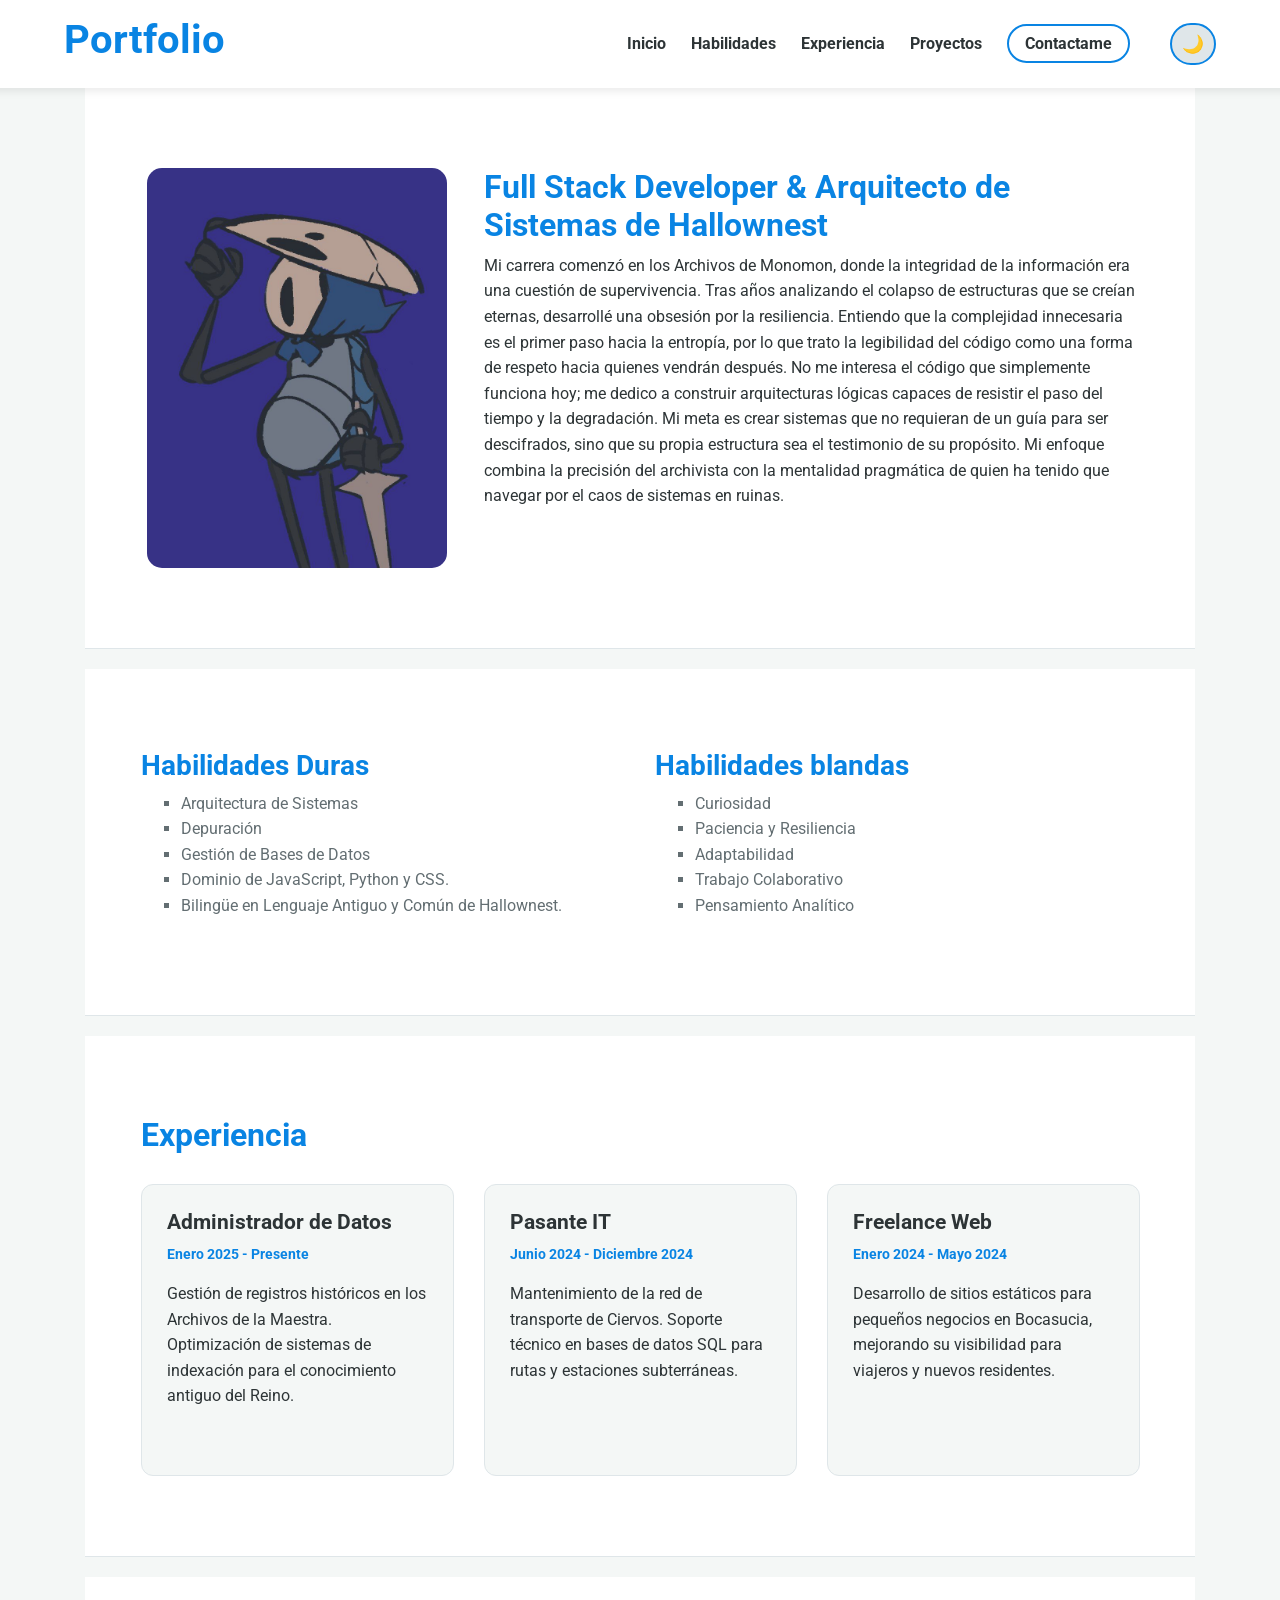
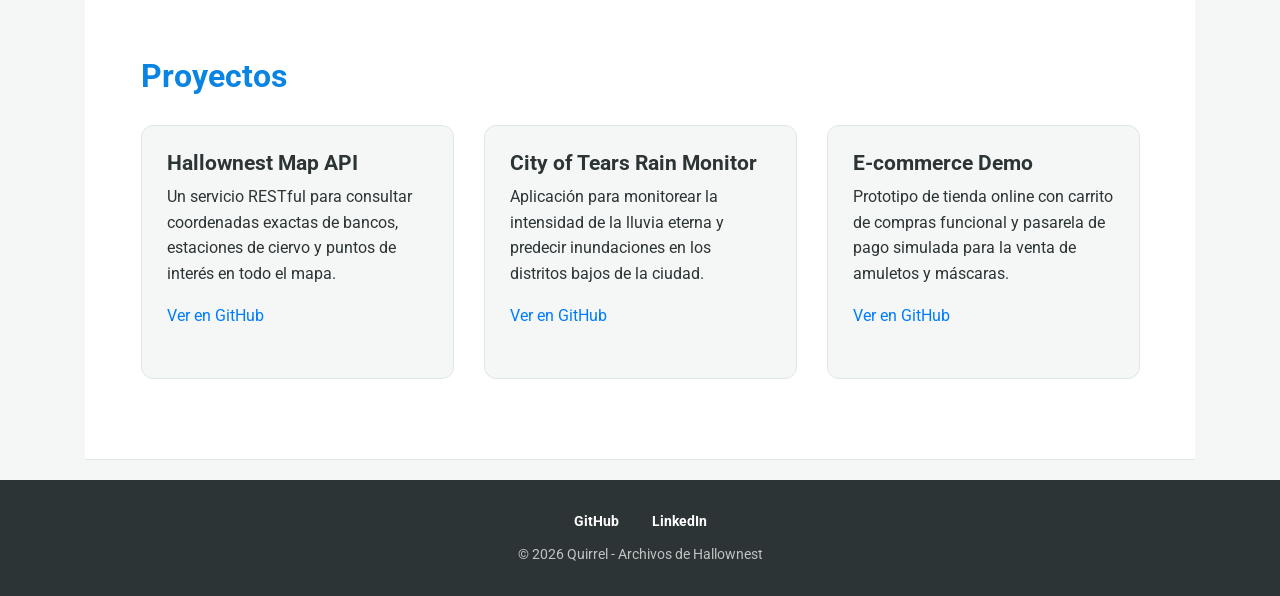
<file: index.html>
<!DOCTYPE html>

<html>
    <head>
        <meta charset="UTF-8">
        <meta name="viewport" content="width=device-width, initial-scale=1.0">
        <title>Portfolio de Quirrel | Desarrollador</title>
        
        <link rel="stylesheet" href="https://cdn.jsdelivr.net/npm/bootstrap@4.0.0/dist/css/bootstrap.min.css" integrity="sha384-Gn5384xqQ1aoWXA+058RXPxPg6fy4IWvTNh0E263XmFcJlSAwiGgFAW/dAiS6JXm" crossorigin="anonymous">
        <link rel="preconnect" href="https://fonts.googleapis.com">
        <link href="https://fonts.googleapis.com/css2?family=Roboto:wght@400;700&display=swap" rel="stylesheet">
        <link rel="stylesheet" href="css/style.css">
        <script defer src="js/script.js"></script>
    </head>
    <body>
        <header class="row">
            
            <h1 class="col-12 col-lg-4" >Portfolio</h1>
            
            <nav class="col-12 col-lg-8">
                <ul class="nav-list">
                    <li><a href="#inicio">Inicio</a></li>
                    <li><a href="#habilidades">Habilidades</a></li>
                    <li><a href="#experiencia">Experiencia</a></li>
                    <li><a href="#proyectos">Proyectos</a></li>
                    <li><a href="contacto.html" class="boton-contacto">Contactame</a></li>
                    <li>
                        <button id="boton-modo-oscuro" class="alternar-tema" aria-label="Cambiar tema">
                            <span id="emoji-tema">🌙</span>
                        </button>
                    </li>
                </ul>
            </nav>
        </header>
        <main class="container">
            <section id="inicio" class="inicio">
                <div class="row">
                    <div class="col-lg-4 img-container"><img src="img/perfil.png"></div>
                    <div class="col-lg-8">
                        <h2>Full Stack Developer & Arquitecto de Sistemas de Hallownest</h2>
                        <p>Mi carrera comenzó en los Archivos de Monomon, donde la integridad de la información era una cuestión de supervivencia. Tras años analizando el colapso de estructuras que se creían eternas, desarrollé una obsesión por la resiliencia. Entiendo que la complejidad innecesaria es el primer paso hacia la entropía, por lo que trato la legibilidad del código como una forma de respeto hacia quienes vendrán después. No me interesa el código que simplemente funciona hoy; me dedico a construir arquitecturas lógicas capaces de resistir el paso del tiempo y la degradación. Mi meta es crear sistemas que no requieran de un guía para ser descifrados, sino que su propia estructura sea el testimonio de su propósito. Mi enfoque combina la precisión del archivista con la mentalidad pragmática de quien ha tenido que navegar por el caos de sistemas en ruinas.</p>
                    </div>
                </div>
            </section>
            <section id="habilidades" class="habilidades">
                <div class="row">
                    <div class="col-lg-6">
                        <h3>Habilidades Duras</h3>
                        <ul>
                            <li>Arquitectura de Sistemas</li>
                            <li>Depuración</li>
                            <li>Gestión de Bases de Datos</li>
                            <li>Dominio de JavaScript, Python y CSS.</li>
                            <li>Bilingüe en Lenguaje Antiguo y Común de Hallownest.</li>
                        </ul>
                    </div>
                    <div class="col-lg-6">
                        <h3>Habilidades blandas</h3>
                        <ul>
                            <li>Curiosidad</li>
                            <li>Paciencia y Resiliencia</li>
                            <li>Adaptabilidad</li>
                            <li>Trabajo Colaborativo</li>
                            <li>Pensamiento Analítico</li>
                        </ul>
                    </div>
                </div>
            </section>
<section id="experiencia" class="experiencia">
    <h2>Experiencia</h2>
    <div class="row contenedor-tarjetas">
        <div class="col-lg-4">
            <article class="tarjeta-experiencia">
                <h3>Administrador de Datos</h3>
                <p class="fecha-experiencia">Enero 2025 - Presente</p>
                <p>Gestión de registros históricos en los Archivos de la Maestra. Optimización de sistemas de indexación para el conocimiento antiguo del Reino.</p>
            </article>
        </div>
        <div class="col-lg-4">
            <article class="tarjeta-experiencia">
                <h3>Pasante IT</h3>
                <p class="fecha-experiencia">Junio 2024 - Diciembre 2024</p>
                <p>Mantenimiento de la red de transporte de Ciervos. Soporte técnico en bases de datos SQL para rutas y estaciones subterráneas.</p>
            </article>
        </div>
        <div class="col-lg-4">
            <article class="tarjeta-experiencia">
                <h3>Freelance Web</h3>
                <p class="fecha-experiencia">Enero 2024 - Mayo 2024</p>
                <p>Desarrollo de sitios estáticos para pequeños negocios en Bocasucia, mejorando su visibilidad para viajeros y nuevos residentes.</p>
            </article>
        </div>
    </div>
</section>

<section id="proyectos" class="proyectos">
    <h2>Proyectos</h2>
    <div class="row contenedor-tarjetas">
        <div class="col-lg-4">
            <article class="tarjeta-proyecto">
                <h3>Hallownest Map API</h3>
                <p>Un servicio RESTful para consultar coordenadas exactas de bancos, estaciones de ciervo y puntos de interés en todo el mapa.</p>
                <a href="#" target="_blank" class="enlace-github">Ver en GitHub</a>
            </article>
        </div>
        <div class="col-lg-4">
            <article class="tarjeta-proyecto">
                <h3>City of Tears Rain Monitor</h3>
                <p>Aplicación para monitorear la intensidad de la lluvia eterna y predecir inundaciones en los distritos bajos de la ciudad.</p>
                <a href="#" target="_blank" class="enlace-github">Ver en GitHub</a>
            </article>
        </div>
        <div class="col-lg-4">
            <article class="tarjeta-proyecto">
                <h3>E-commerce Demo</h3>
                <p>Prototipo de tienda online con carrito de compras funcional y pasarela de pago simulada para la venta de amuletos y máscaras.</p>
                <a href="#" target="_blank" class="enlace-github">Ver en GitHub</a>
            </article>
        </div>
    </div>
</section>
        </main>
        <footer>
            <div class="redes-sociales">
                <a href="#" target="_blank">GitHub</a>
                <a href="#" target="_blank">LinkedIn</a>
            </div>
            <p>© 2026 Quirrel - Archivos de Hallownest</p>
        </footer>
    </body>
</html>
</file>
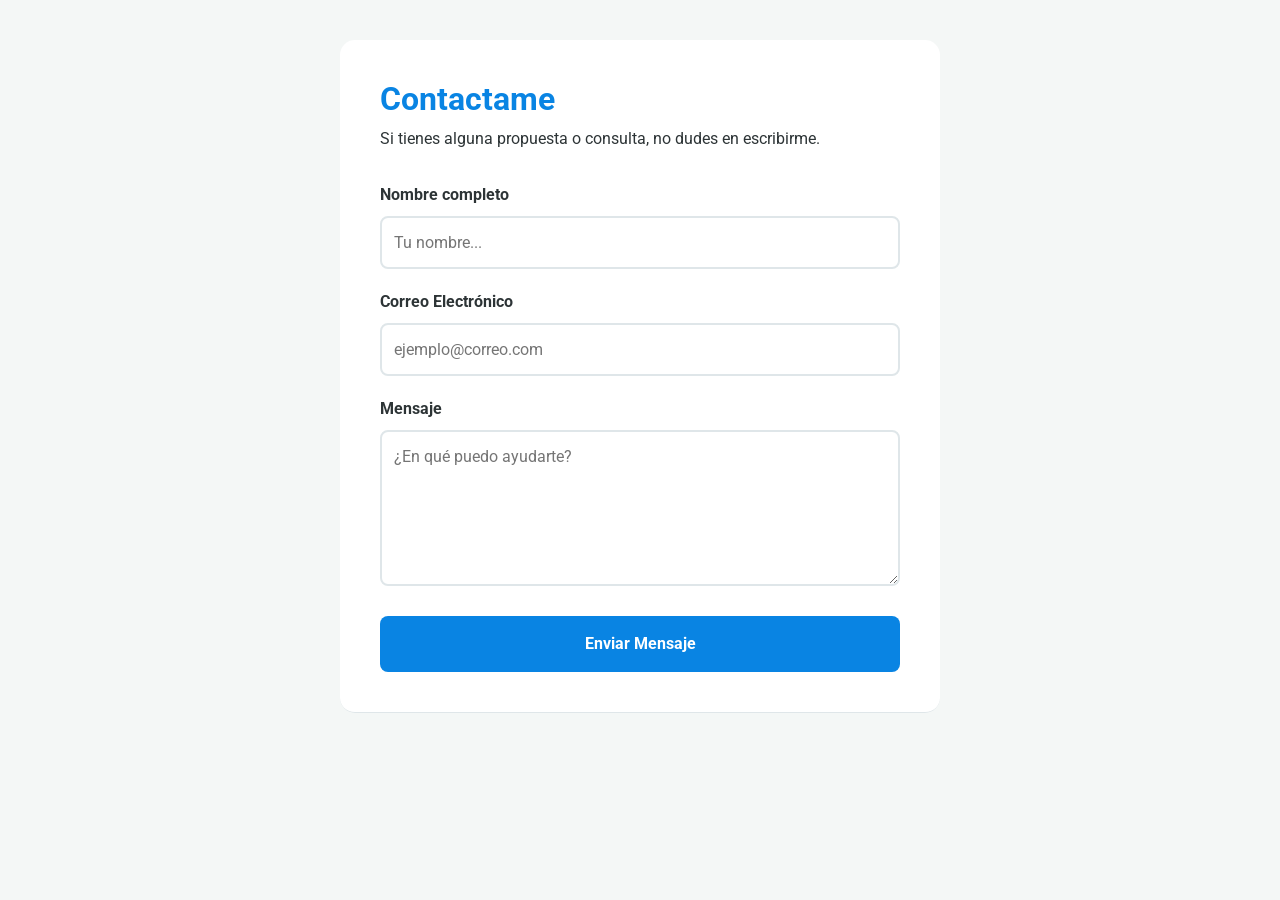
<file: contacto.html>
<!DOCTYPE html>
<html lang="es">
<head>
    <meta charset="UTF-8">
    <meta name="viewport" content="width=device-width, initial-scale=1.0">
    <title>Contacto | Mi Portfolio</title>
    <link rel="preconnect" href="https://fonts.googleapis.com">
    <link href="https://fonts.googleapis.com/css2?family=Roboto:wght@400;700&display=swap" rel="stylesheet">
    <link rel="stylesheet" href="https://cdn.jsdelivr.net/npm/bootstrap@4.0.0/dist/css/bootstrap.min.css">
    <link rel="stylesheet" href="css/style.css">
    <script defer src="js/form.js"></script>
    <script defer src="js/script.js"></script>
</head>
<body>
    <main class="container">
        <section class="seccion-contacto">
            <h2>Contactame</h2>
            <p>Si tienes alguna propuesta o consulta, no dudes en escribirme.</p>
            
            <form id="formulario-contacto" class="formulario" action="https://formspree.io/f/xeepwldy" method="POST">
                <div class="grupo-campo">
                    <label for="nombre">Nombre completo</label>
                    <input type="text" id="nombre" name="nombre" placeholder="Tu nombre..." required>
                </div>

                <div class="grupo-campo">
                    <label for="email">Correo Electrónico</label>
                    <input type="email" id="email" name="email" placeholder="ejemplo@correo.com" required>
                </div>

                <div class="grupo-campo">
                    <label for="mensaje">Mensaje</label>
                    <textarea id="mensaje" name="mensaje" rows="5" placeholder="¿En qué puedo ayudarte?" required></textarea>
                </div>

                <button type="submit" class="boton-enviar">Enviar Mensaje</button>
            </form>
        </section>
    </main>
 
</body>
</html>
</file>
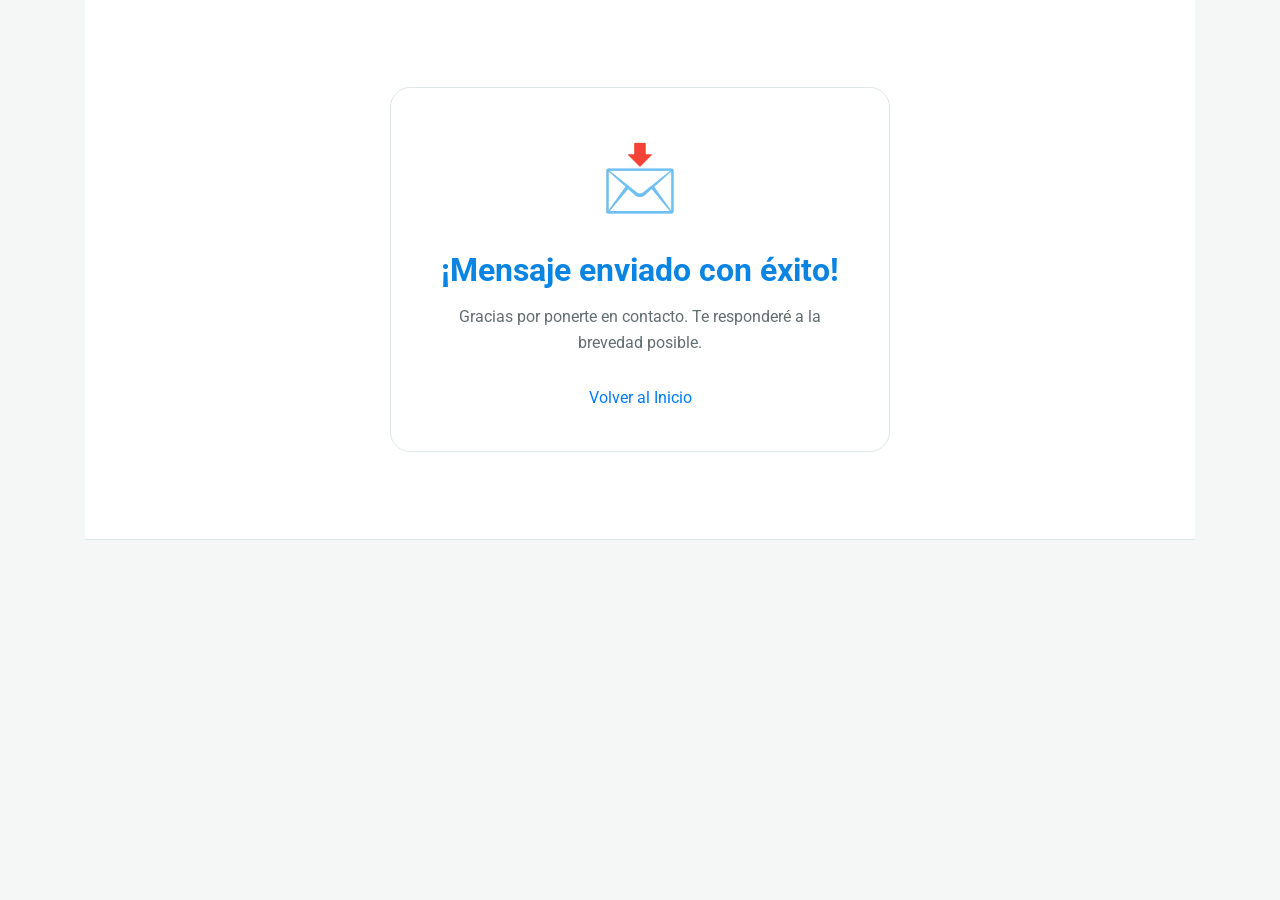
<file: gracias.html>
<!DOCTYPE html>
<html lang="es">
<head>
    <meta charset="UTF-8">
    <meta name="viewport" content="width=device-width, initial-scale=1.0">
    <title>¡Gracias! | Mi Portfolio</title>
    <link rel="preconnect" href="https://fonts.googleapis.com">
    <link href="https://fonts.googleapis.com/css2?family=Roboto:wght@400;700&display=swap" rel="stylesheet">
    <link rel="stylesheet" href="https://cdn.jsdelivr.net/npm/bootstrap@4.0.0/dist/css/bootstrap.min.css">
    <link rel="stylesheet" href="css/style.css">
    <script defer src="js/script.js"></script>

</head>
<body>
    <main class="container">
        <section class="seccion-gracias">
            <div class="contenido-gracias">
                <span class="emoji-exito">📩</span>
                <h2>¡Mensaje enviado con éxito!</h2>
                <p>Gracias por ponerte en contacto. Te responderé a la brevedad posible.</p>
                <a href="index.html" class="enlace-github">Volver al Inicio</a>
            </div>
        </section>
    </main>

    <script src="js/script.js"></script>
</body>
</html>
</file>
<file: css/style.css>
html {
    scroll-behavior: smooth;
}

:root {
    --color-fondo-principal: #f4f7f6;
    --color-fondo-secundario: #ffffff;
    --color-texto-oscuro: #2d3436;
    --color-texto-claro: #636e72;
    --color-primario: #0984e3;
    --color-acento: #00cec9;
    --color-borde: #dfe6e9;
    --fuente-cuerpo: 'Roboto', sans-serif;
}

body {
    font-family: var(--fuente-cuerpo);
    background-color: var(--color-fondo-principal);
    color: var(--color-texto-oscuro);
    line-height: 1.6;
    margin: 0;
    padding: 0;
    transition: background-color 0.4s ease, color 0.4s ease; /* anima transición entre modo oscuro y claro */
}

header {
    background-color: var(--color-fondo-secundario);
    padding: 1rem 5%;
    box-shadow: 0 2px 10px rgba(0,0,0,0.1);
    position: sticky;
    top: 0;
    z-index: 1000;
    align-items: center;
    display: flex;
}

.nav-list {
    display: flex;
    list-style: none;
    justify-content: flex-end;
    align-items: center;
    margin: 0;
    padding: 0;
} 

.nav-list li {
    margin-left: 25px;
} 

.nav-list a {
    text-decoration: none;
    color: var(--color-texto-oscuro);
    font-weight: 700;
    transition: color 0.3s ease; /* anima el cambio de color de los links del nav */
    cursor: pointer;
} 

.nav-list a:hover {
    color: var(--color-primario);
}

section {
    padding: 80px 5%;
    background-color: var(--color-fondo-secundario);
    margin-bottom: 20px;
    border-bottom: 1px solid var(--color-borde);
    scroll-margin-top: 80px;
}

h1, h2, h3 {
    color: var(--color-primario);
    font-weight: 700;
}

ul {
    list-style-type: square;
    color: var(--color-texto-claro);
}

.inicio img {
    width: 100%;
    max-width: 300px;
    height: auto;
    border-radius: 15px;
    background-color: var(--color-borde);
}
.img-container {
    display: flex;
    justify-content: center;
    align-items: flex-start;
    margin: 0px;
}

.contenedor-tarjetas {
    margin-top: 30px;
}

.tarjeta-experiencia, .tarjeta-proyecto {
    background-color: var(--color-fondo-principal);
    padding: 25px;
    border-radius: 12px;
    border: 1px solid var(--color-borde);
    height: 100%; /* para que todas midan lo mismo en la misma fila */
    transition: transform 0.3s ease, box-shadow 0.3s ease; /* anima las transiciones del hover */
    margin-bottom: 25px;
}
.tarjeta-experiencia:hover, .tarjeta-proyecto:hover {
    transform: translateY(-5px); /* mueve la tarjeta 5px hacia arriba */
    box-shadow: 0 10px 20px rgba(0,0,0,0.1);
    border-color: var(--color-primario);
}
.tarjeta-experiencia h3, .tarjeta-proyecto h3 {
    margin-top: 0;
    font-size: 1.3rem;
    color: var(--color-texto-oscuro);
}
.fecha-experiencia {
    font-weight: 700;
    color: var(--color-primario);
    font-size: 0.9rem;
    margin-bottom: 15px;
    display: block;
}
.enlaces-github {
    display: inline-block;
    margin-top: 15px;
    padding: 8px 16px;
    background-color: var(--color-primario);
    text-decoration: none;
    border-radius: 6px;
    font-size: 0.9rem;
    font-weight: 700;
    transition: opacity 0.3s ease; /* ilumina los enlaces de los proyectos con hover */
}
.enlace-github:hover {
    opacity: 0.8;
    color: var(--color-texto-claro);
    text-decoration: none;
}

.boton-contacto {
    border: 2px solid var(--color-primario);
    padding: 8px 16px;
    border-radius: 25px;
    color: var(--color-primario);
}


footer {
    background-color: var(--color-texto-oscuro);
    color: var(--color-fondo-secundario);
    text-align: center;
    padding: 30px;
    font-size: 0.9rem;
}

.redes-sociales {
    margin-bottom: 10px;
}

.redes-sociales a {
    color: var(--color-fondo-secundario);
    margin: 0 15px;
    text-decoration: none;
    font-weight: 700;
    transition: color 0.3s ease;
}

.redes-sociales a:hover {
    color: var(--color-primario);
}

footer p {
    opacity: 0.7;
    margin: 0;
}

/* Modo oscuro */

body.modo-oscuro {
    --color-fondo-principal: #121212;
    --color-fondo-secundario: #1e1e1e;
    --color-texto-oscuro: #f4f7f6;
    --color-texto-claro: #b2bec3;
    --color-primario: #74b9ff; 
    --color-borde: #333;
}


.alternar-tema {
    background: var(--color-borde);
    border: 2px solid var(--color-primario);
    padding: 5px 10px;
    border-radius: 50px;
    cursor: pointer;
    transition: all 0.3s ease;
    margin-left: 15px;
    font-size: 1.1rem;
    outline: none;
}

.alternar-tema:hover {
    transform: scale(1.1); /* hace que el botón crezca cuando se posa el cursor sobre él */
    box-shadow: 0 0 10px var(--color-primario);
}


/* Estilos para la página de Contacto */

.seccion-contacto {
    max-width: 600px;
    margin: 40px auto;
    padding: 40px;
    border-radius: 15px;
}

.formulario {
    display: flex;
    flex-direction: column;
    gap: 20px;
    margin-top: 30px;
}

.grupo-campo {
    display: flex;
    flex-direction: column;
}

.grupo-campo label {
    font-weight: 700;
    margin-bottom: 8px;
    color: var(--color-texto-oscuro);
}

.grupo-campo input, 
.grupo-campo textarea {
    padding: 12px;
    border: 2px solid var(--color-borde);
    border-radius: 8px;
    background-color: var(--color-fondo-secundario);
    color: var(--color-texto-oscuro);
    font-family: inherit;
    transition: border-color 0.3s ease;
}

.grupo-campo input:focus, 
.grupo-campo textarea:focus {
    outline: none;
    border-color: var(--color-primario);
}

.boton-enviar {
    background-color: var(--color-primario);
    color: white;
    border: none;
    padding: 15px;
    border-radius: 8px;
    font-weight: 700;
    cursor: pointer;
    transition: background-color 0.3s ease, transform 0.2s ease;
    margin-top: 10px;
}

.boton-enviar:hover {
    filter: brightness(1.1);
    transform: translateY(-2px);
}

.seccion-gracias {
    display: flex;
    justify-content: center;
    align-items: center;
    min-height: 60vh; /* Para que quede centrado verticalmente */
    text-align: center;
}

.contenido-gracias {
    padding: 40px;
    background-color: var(--color-fondo-secundario);
    border-radius: 20px;
    border: 1px solid var(--color-borde);
    max-width: 500px;
}

.emoji-exito {
    font-size: 4rem;
    display: block;
    margin-bottom: 20px;
}

.seccion-gracias h2 {
    margin-bottom: 15px;
}

.seccion-gracias p {
    margin-bottom: 30px;
    color: var(--color-texto-claro);
}

@media (max-width: 992px) {
    header {
        text-align: center;
        position: static;
        padding: 1rem 0;
    }
    
    .nav-list {
        flex-direction: column;
        align-items: center;
        margin-top: 15px;
        padding: 0;
        border-top: 1px solid var(--color-borde);
        padding-top: 20px;
        width: 100%;
    }
    
    .nav-list li {
        margin: 10px 0;
    }
    .img-container {
        margin-bottom: 30px;
        display: flex;
        justify-content: center;
    }

    .inicio h2 {
        text-align: center; 
        margin-top: 10px;
    }
    .alternar-tema {
        margin-left: 0;
        margin-top: 10px;
    }
    
    section {
        padding: 40px 5%;
    }
    .inicio, .habilidades {
    display: flex;
    flex-direction: column;
    }
    .tarjeta-experiencia, .tarjeta-proyecto {
        margin-bottom: 0;
    }
    .seccion-contacto {
        padding: 20px;
    }
}
</file>
